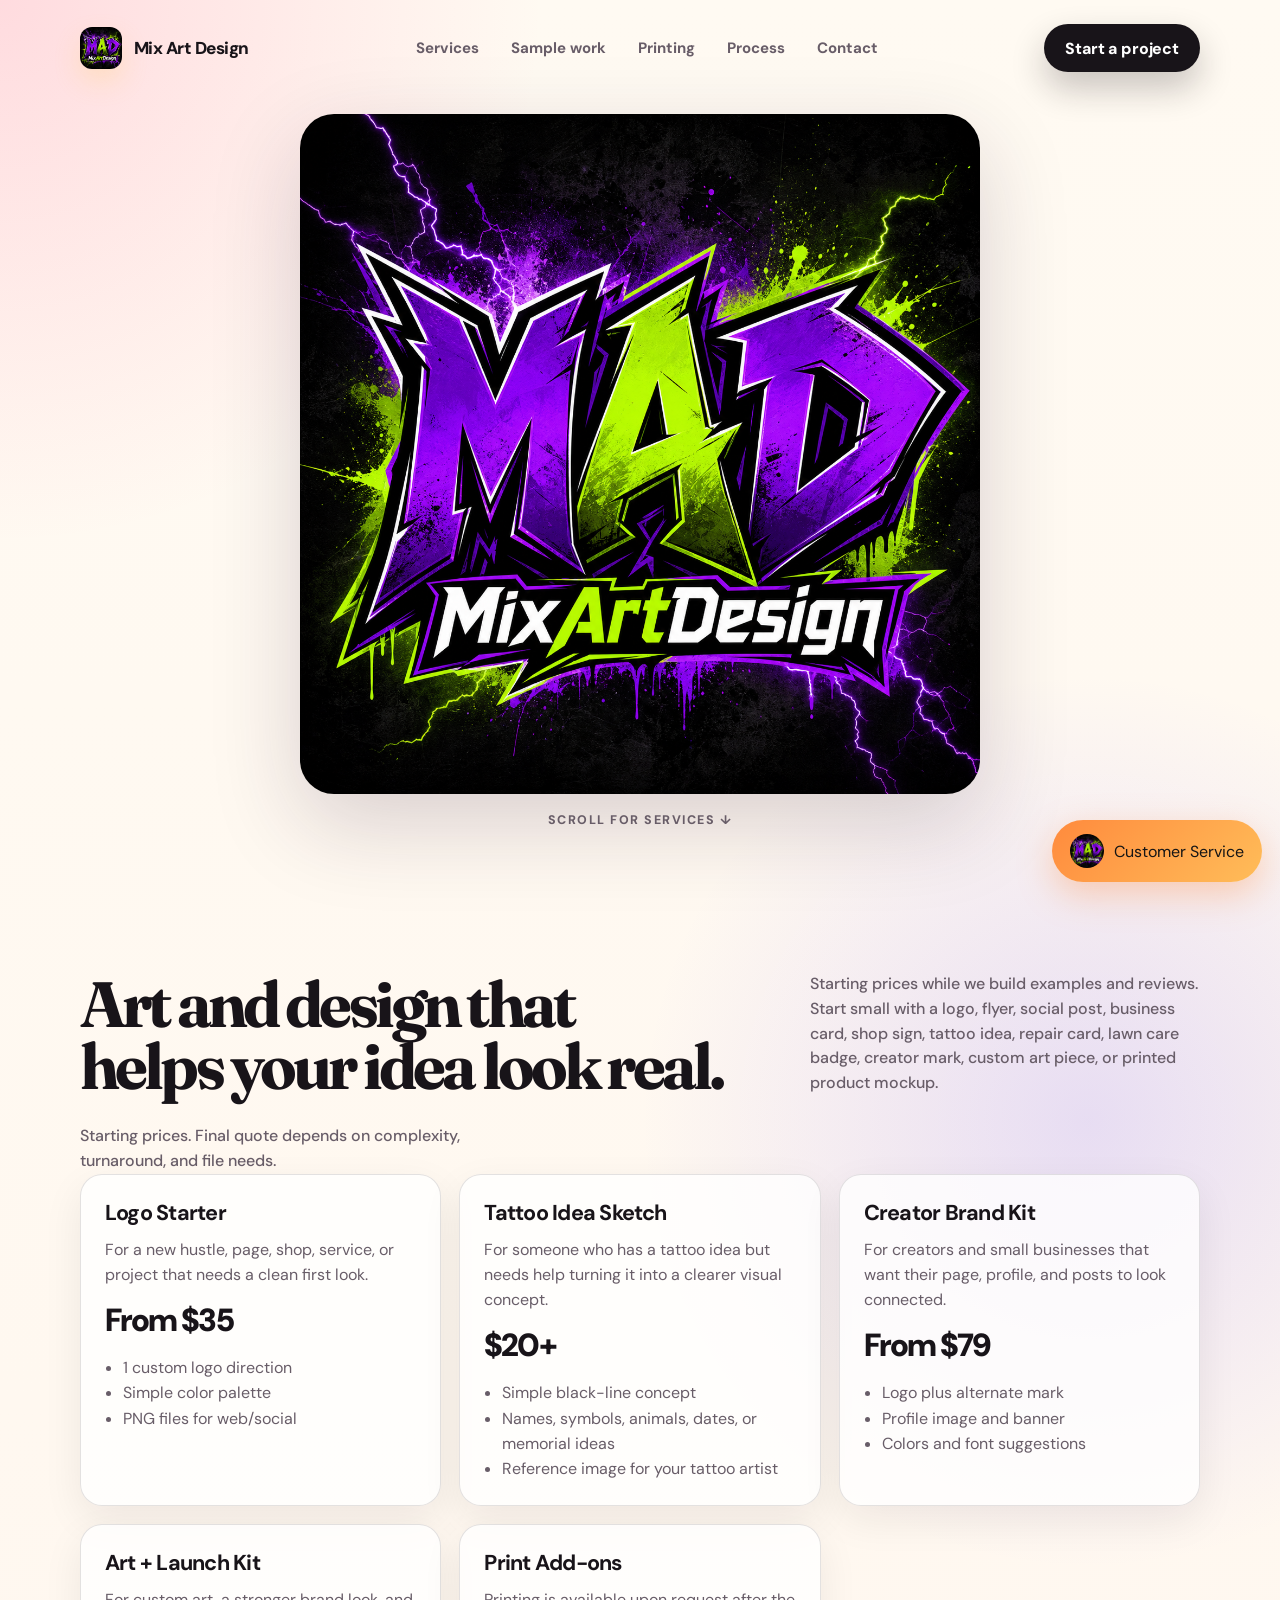
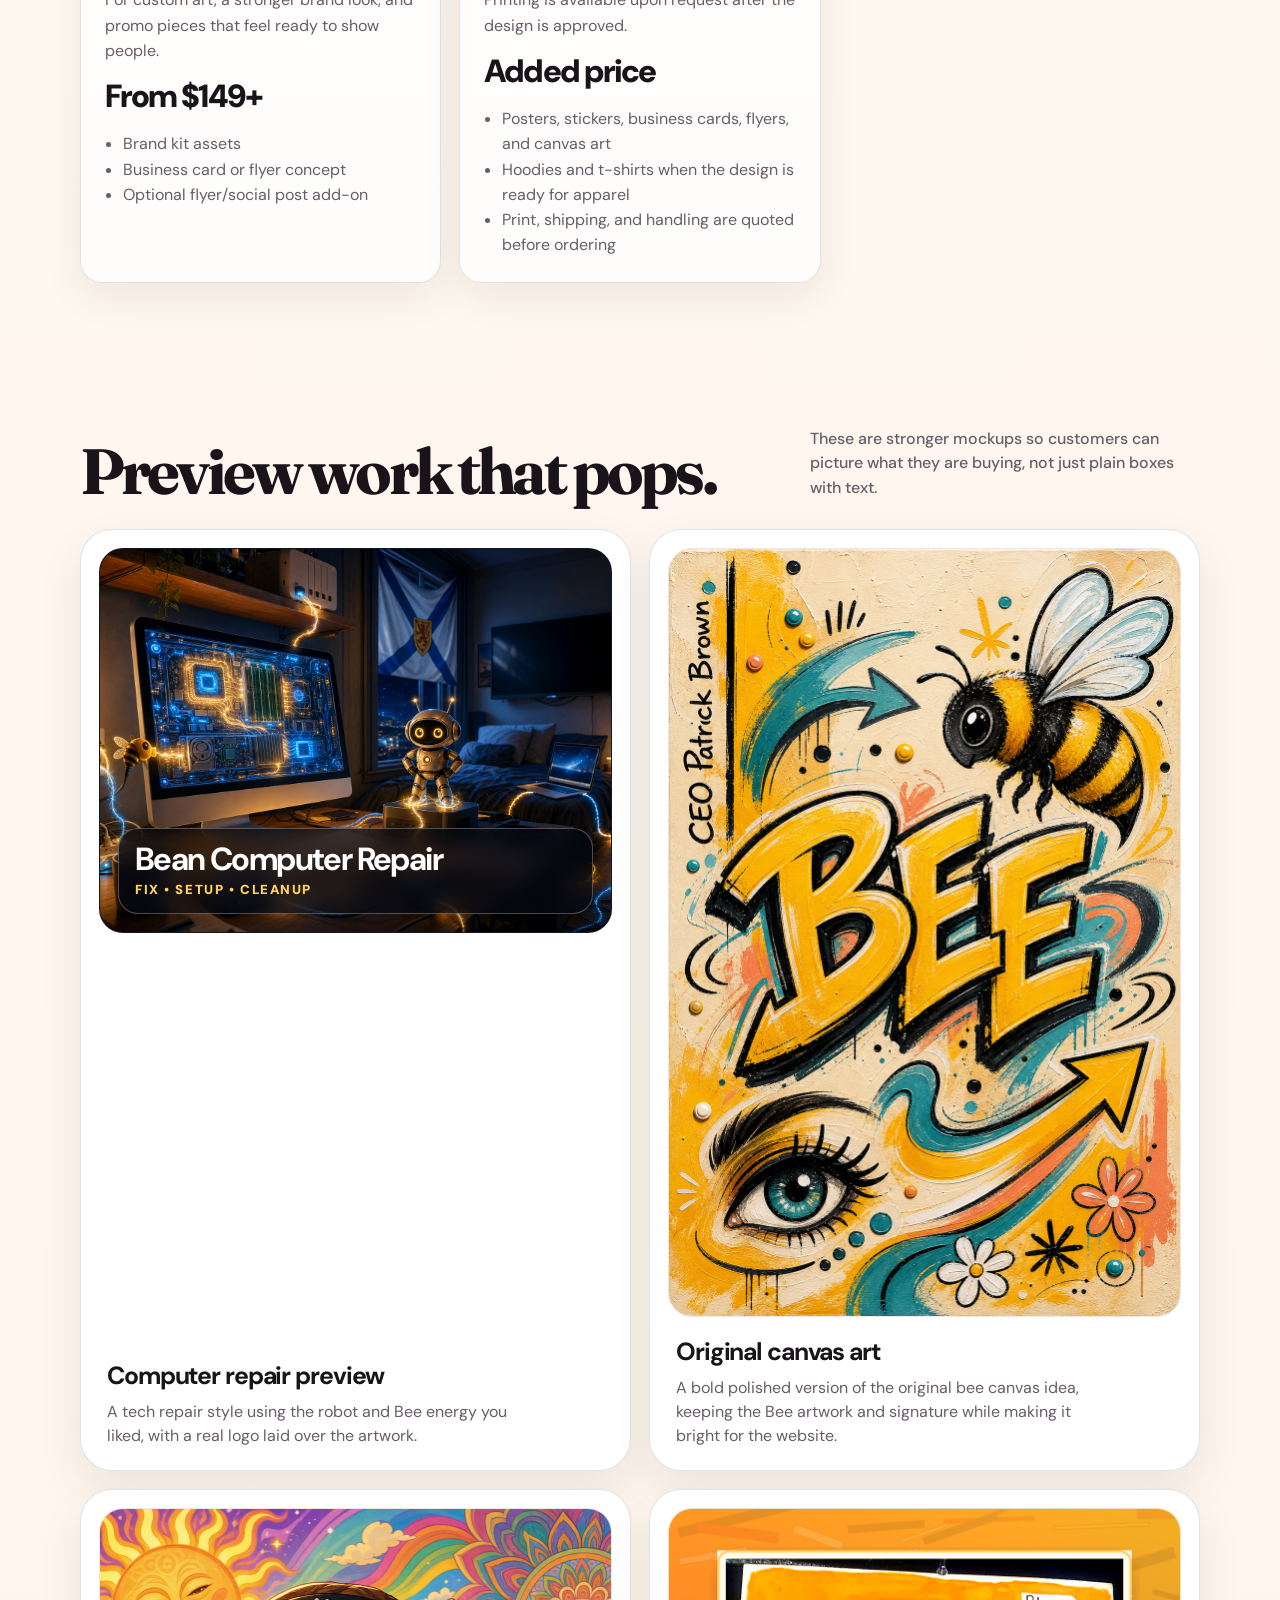
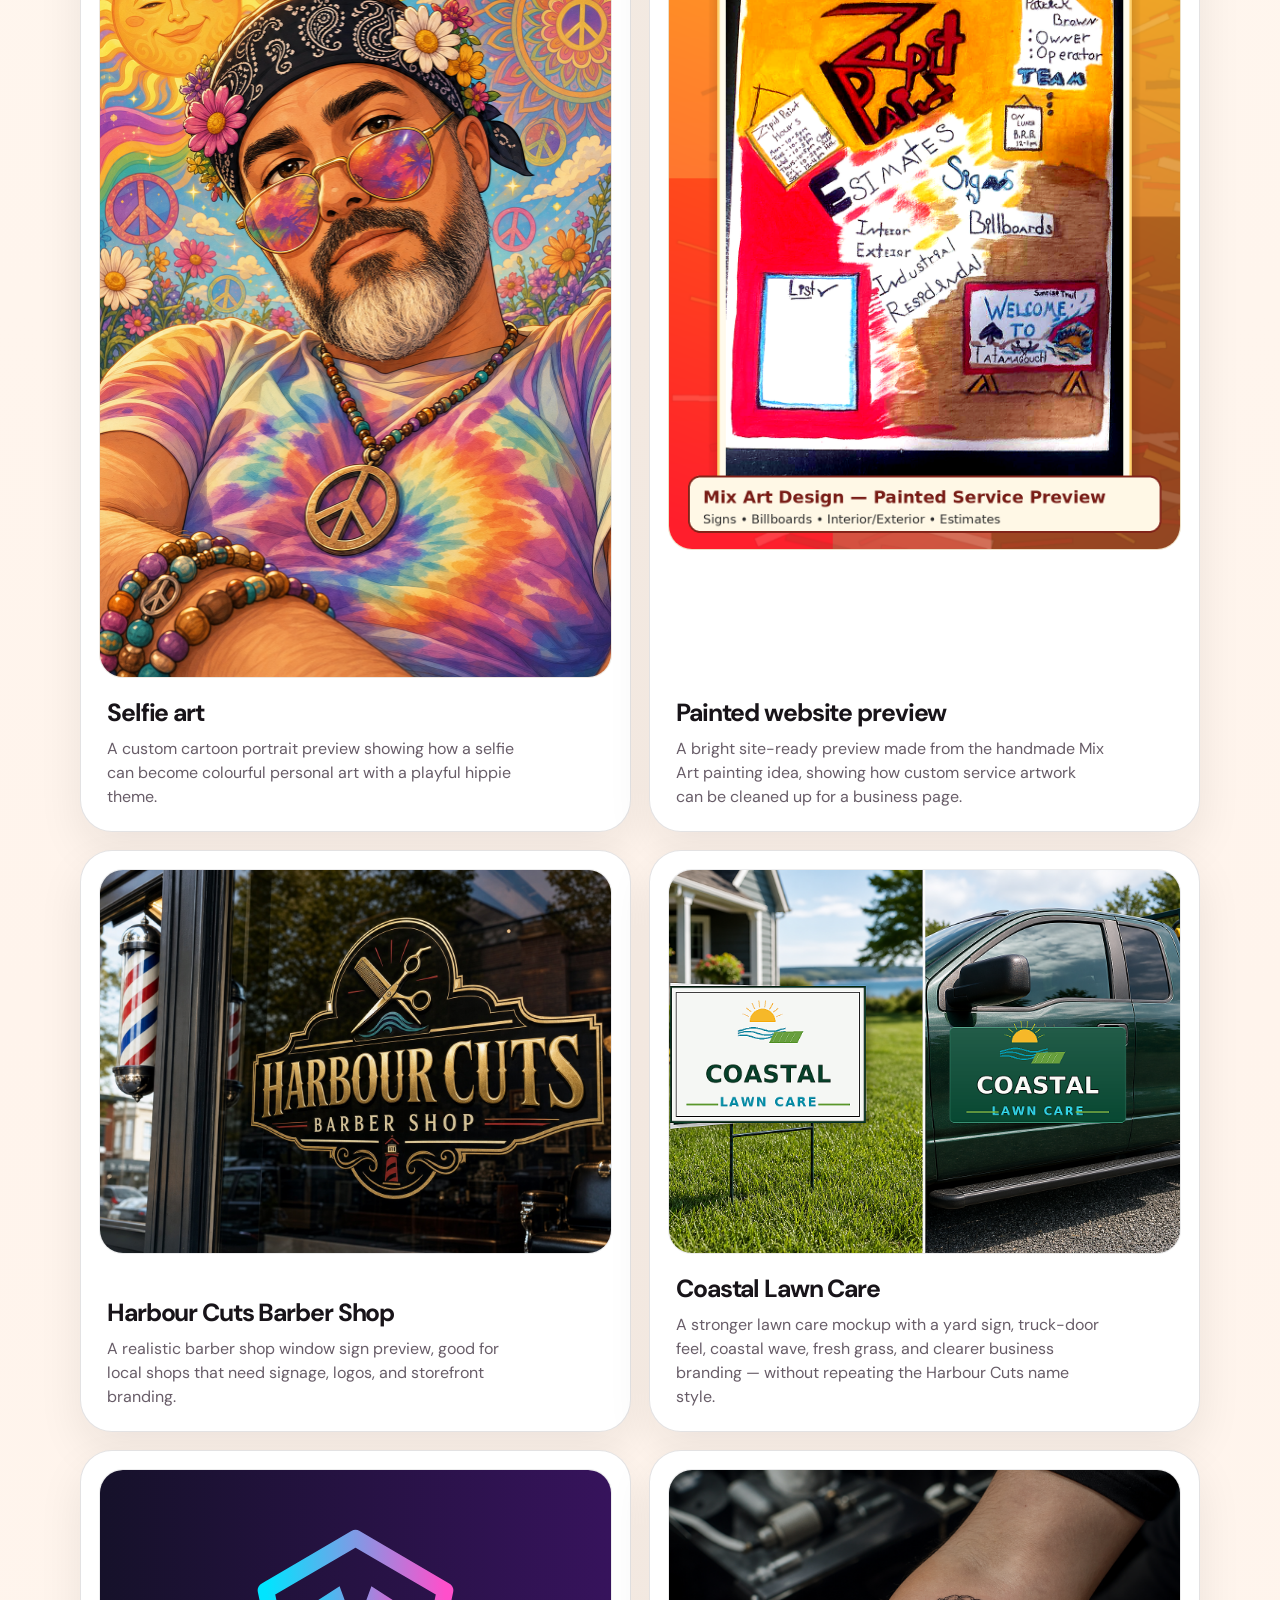
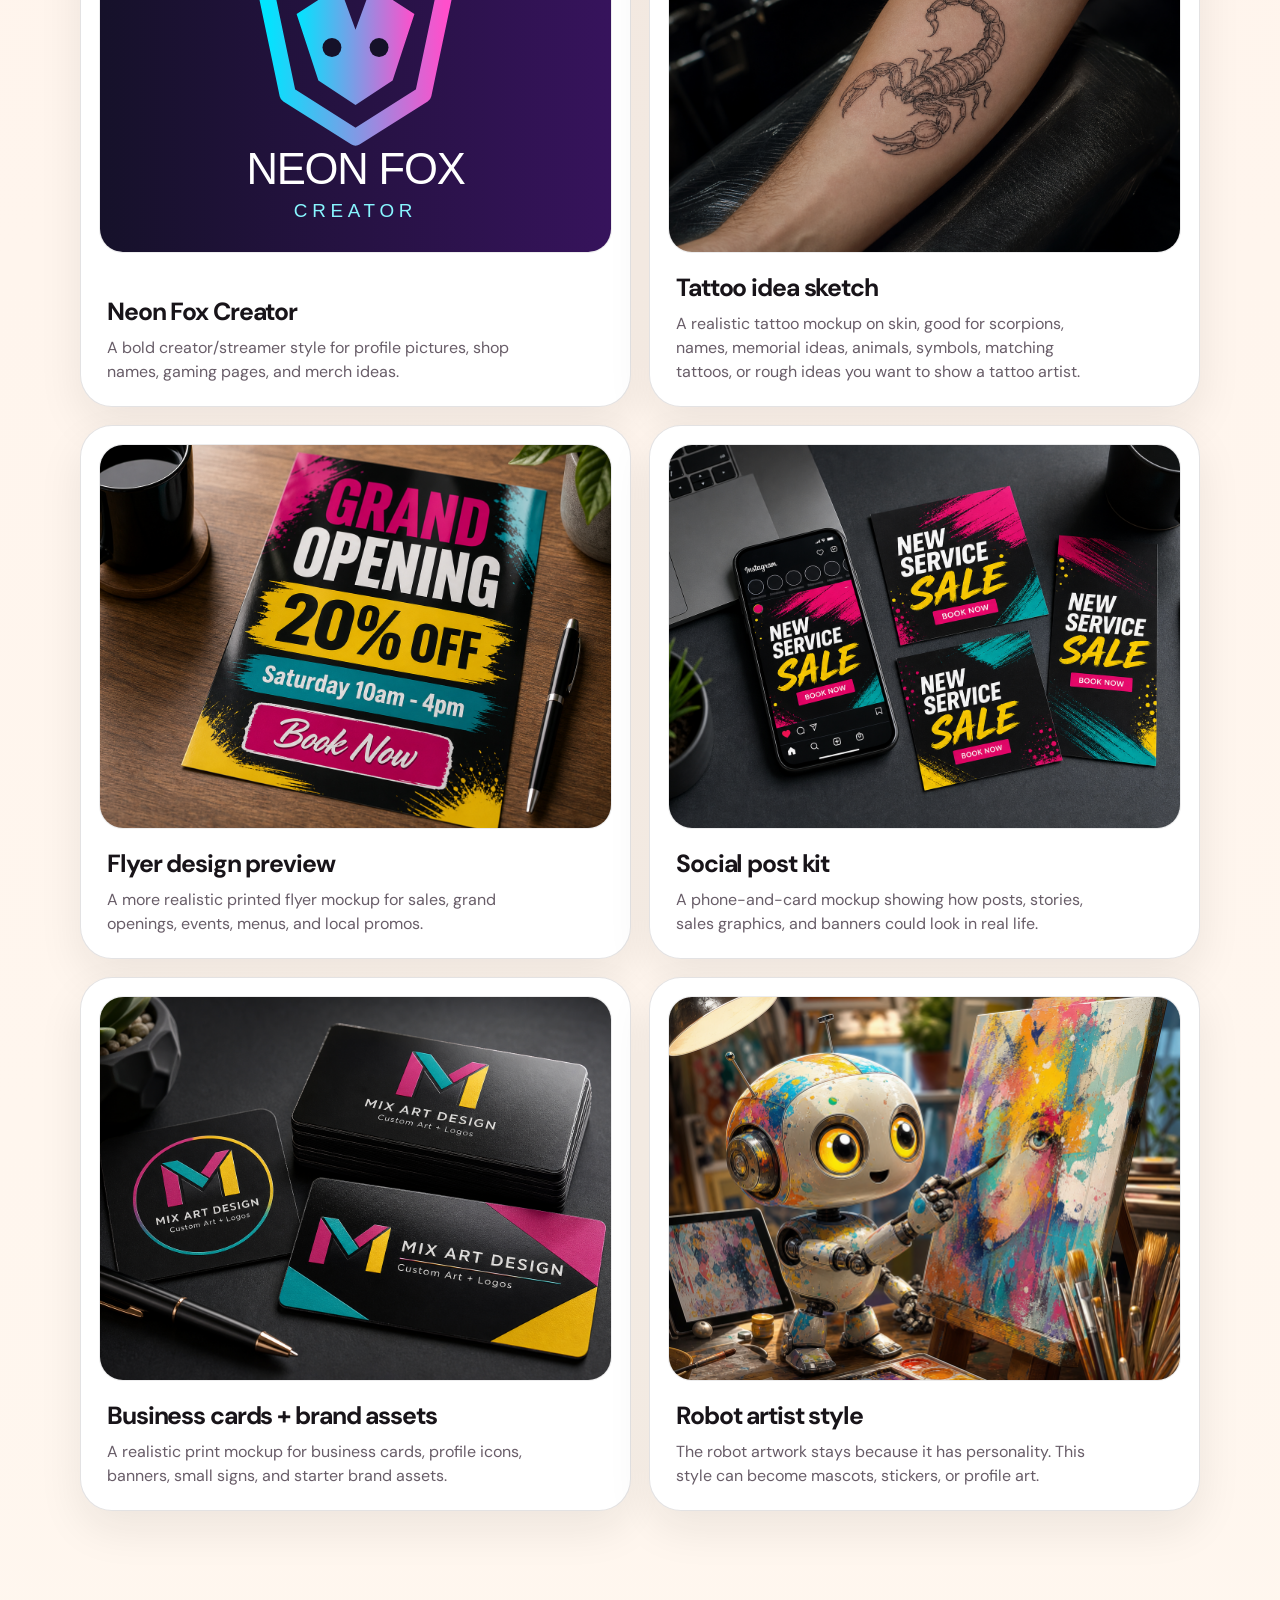
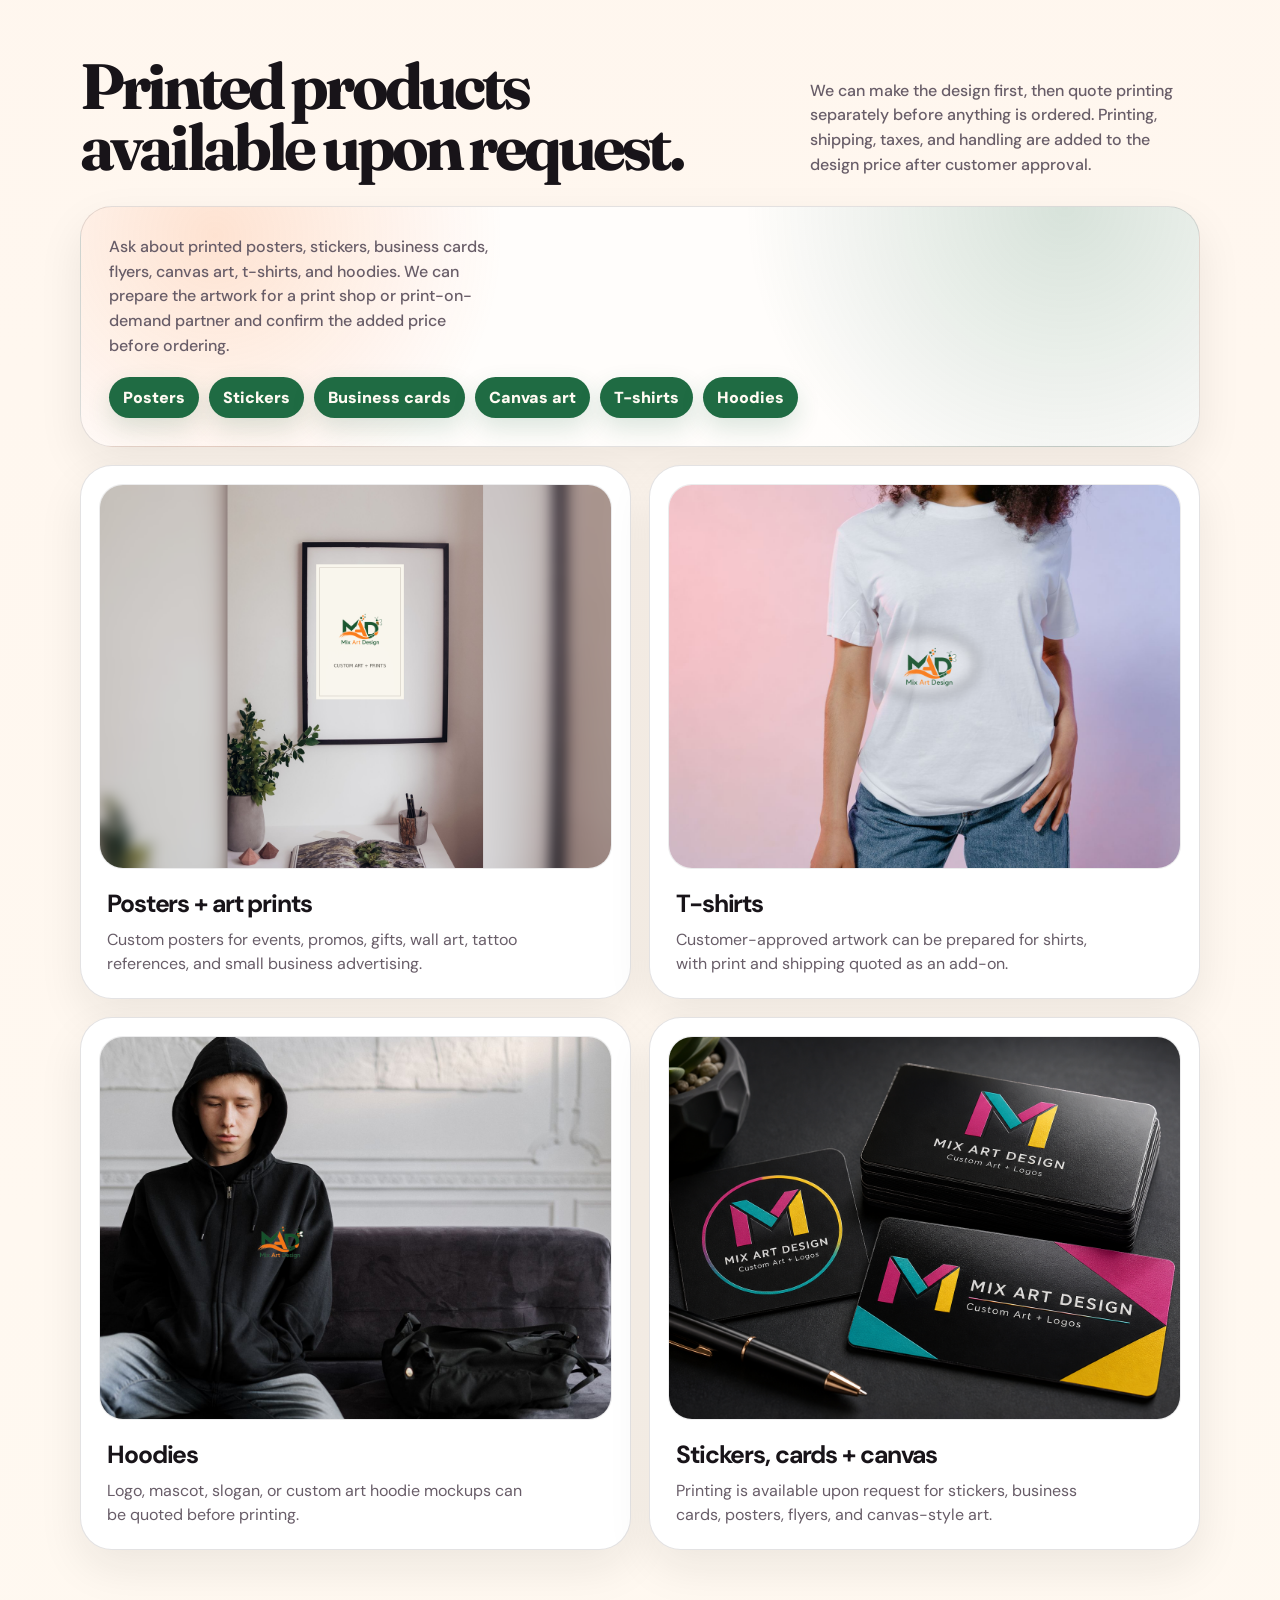
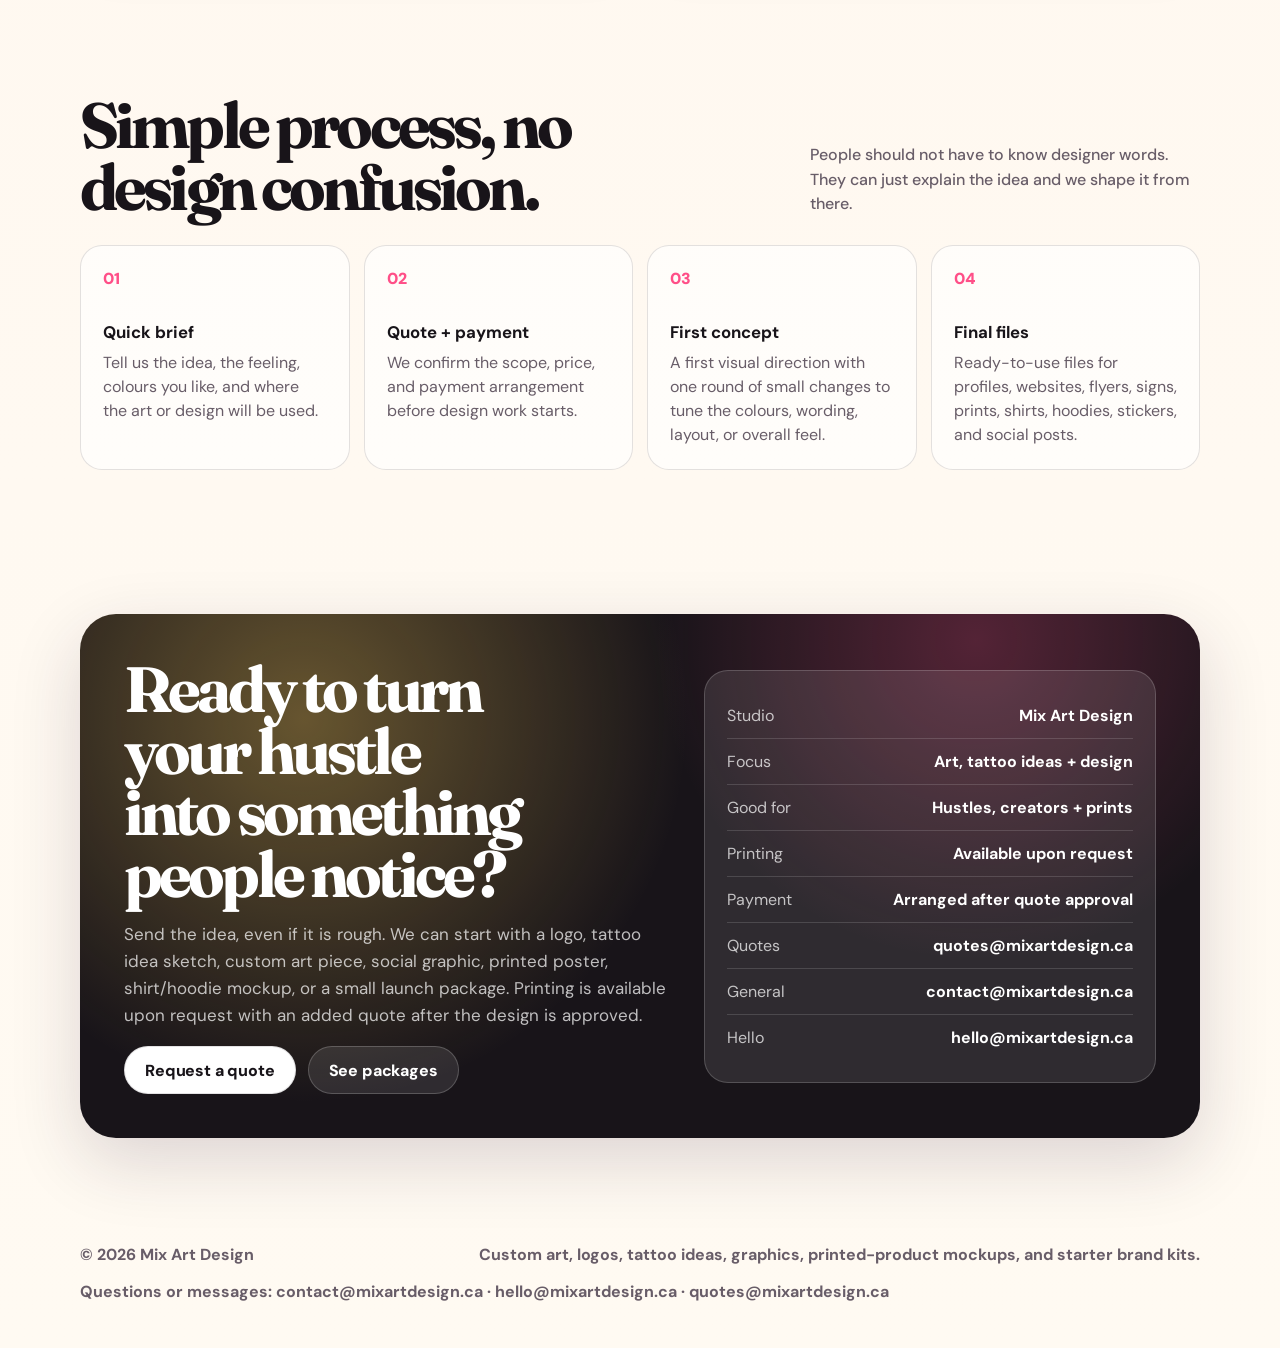
<file: index.html>
<!DOCTYPE html>
<html lang="en">
<head>
  <meta charset="UTF-8" />
  <meta name="viewport" content="width=device-width, initial-scale=1.0" />
  <meta name="description" content="Mix Art Design is a Nova Scotia online creative design studio offering custom art, logo design, tattoo mockups, graphic design, posters, apparel previews, and print-ready artwork for individuals and small businesses." />
  <link rel="canonical" href="https://mixartdesign.ca/" />
  <meta property="og:type" content="website" />
  <meta property="og:site_name" content="Mix Art Design" />
  <meta property="og:title" content="Mix Art Design — Custom Art, Logos & Creative Design" />
  <meta property="og:description" content="Affordable custom art, logo design, tattoo mockups, graphic design, posters, apparel previews, and print-ready artwork from Nova Scotia." />
  <meta property="og:url" content="https://mixartdesign.ca/" />
  <meta property="og:image" content="https://mixartdesign.ca/assets/logos/mix-art-design-logo.png" />
  <meta name="twitter:card" content="summary_large_image" />
  <script type="application/ld+json">
  {
    "@context": "https://schema.org",
    "@type": "ProfessionalService",
    "name": "Mix Art Design",
    "url": "https://mixartdesign.ca/",
    "image": "https://mixartdesign.ca/assets/logos/mix-art-design-logo.png",
    "description": "Mix Art Design is a Nova Scotia online creative design studio offering custom art, logo design, tattoo mockups, graphic design, posters, apparel previews, and print-ready artwork for individuals and small businesses.",
    "areaServed": ["Nova Scotia", "Canada"],
    "address": {
      "@type": "PostalAddress",
      "addressLocality": "Stellarton",
      "addressRegion": "NS",
      "addressCountry": "CA"
    },
    "serviceType": ["Custom art", "Logo design", "Tattoo mockups", "Graphic design", "Print-ready artwork", "Poster design", "Apparel mockups"]
  }
  </script>
  <title>Mix Art Design — Custom Art, Logos & Creative Design</title>
  <link rel="preconnect" href="https://fonts.googleapis.com">
  <link rel="preconnect" href="https://fonts.gstatic.com" crossorigin>
  <link href="https://fonts.googleapis.com/css2?family=DM+Sans:wght@400;500;700;800&family=Fraunces:opsz,wght@9..144,700;9..144,900&display=swap" rel="stylesheet">
  <style>
    :root {
      --ink: #181419;
      --muted: #685d68;
      --paper: #fffaf2;
      --card: #ffffff;
      --line: rgba(24, 20, 25, 0.12);
      --peach: #ff8a5b;
      --rose: #ff4f88;
      --violet: #6c4dff;
      --mint: #35d5a4;
      --yellow: #ffd35a;
      --shadow: 0 24px 70px rgba(43, 23, 57, 0.16);
      --radius-xl: 32px;
      --radius-lg: 22px;
      --radius-md: 16px;
      --max: 1120px;
    }

    * { box-sizing: border-box; }

    html { scroll-behavior: smooth; }

    body {
      margin: 0;
      font-family: "DM Sans", system-ui, -apple-system, BlinkMacSystemFont, "Segoe UI", sans-serif;
      color: var(--ink);
      background:
        radial-gradient(circle at top left, rgba(255, 79, 136, 0.18), transparent 34rem),
        radial-gradient(circle at 85% 12%, rgba(108, 77, 255, 0.16), transparent 28rem),
        linear-gradient(180deg, #fffaf2 0%, #fff4ec 45%, #fffaf2 100%);
      min-height: 100vh;
    }

    a { color: inherit; text-decoration: none; }

    .site-shell {
      width: min(var(--max), calc(100% - 32px));
      margin: 0 auto;
    }

    .nav {
      display: flex;
      justify-content: space-between;
      align-items: center;
      padding: 24px 0;
      gap: 20px;
    }

    .brand {
      display: inline-flex;
      align-items: center;
      gap: 12px;
      font-weight: 800;
      letter-spacing: -0.03em;
      font-size: 1.08rem;
    }

    .brand-mark {
      width: 42px;
      height: 42px;
      border-radius: 14px;
      display: grid;
      place-items: center;
      background:
        conic-gradient(from 220deg, var(--rose), var(--yellow), var(--mint), var(--violet), var(--rose));
      box-shadow: 0 12px 26px rgba(255, 79, 136, 0.26);
      position: relative;
    }

    .brand-mark::after {
      content: "M";
      width: 30px;
      height: 30px;
      border-radius: 10px;
      display: grid;
      place-items: center;
      background: rgba(255, 250, 242, 0.92);
      color: var(--ink);
      font-weight: 900;
      font-size: 0.9rem;
    }

    .brand-logo-mini {
      width: 42px;
      height: 42px;
      border-radius: 12px;
      object-fit: cover;
      box-shadow: 0 12px 26px rgba(255, 211, 90, 0.24);
    }

    .nav-links {
      display: flex;
      align-items: center;
      gap: 8px;
      color: var(--muted);
      font-weight: 700;
      font-size: 0.94rem;
    }

    .nav-links a {
      padding: 10px 12px;
      border-radius: 999px;
    }

    .nav-links a:hover { background: rgba(255,255,255,0.72); color: var(--ink); }

    .btn {
      display: inline-flex;
      align-items: center;
      justify-content: center;
      min-height: 48px;
      padding: 0 20px;
      border-radius: 999px;
      border: 1px solid var(--line);
      font-weight: 800;
      letter-spacing: -0.01em;
      transition: transform 160ms ease, box-shadow 160ms ease, background 160ms ease;
    }

    .btn:hover { transform: translateY(-2px); }

    .btn-primary {
      background: var(--ink);
      color: white;
      box-shadow: 0 16px 34px rgba(24, 20, 25, 0.24);
    }

    .btn-secondary { background: rgba(255,255,255,0.72); }

    .hero {
      display: grid;
      grid-template-columns: minmax(0, 1.05fr) minmax(330px, 0.95fr);
      align-items: center;
      gap: 44px;
      padding: 56px 0 70px;
    }

    .logo-hero {
      min-height: calc(100vh - 96px);
      display: grid;
      place-items: center;
      padding: 18px 0 72px;
      text-align: center;
    }

    .logo-stage {
      width: min(760px, 94vw);
      display: grid;
      place-items: center;
      gap: 18px;
    }

    .main-logo {
      width: min(680px, 92vw);
      height: auto;
      display: block;
      border-radius: 34px;
      box-shadow: 0 30px 90px rgba(43, 23, 57, 0.18);
    }

    .logo-scroll-note {
      color: var(--muted);
      font-weight: 800;
      letter-spacing: 0.12em;
      text-transform: uppercase;
      font-size: 0.78rem;
    }

    .eyebrow {
      display: inline-flex;
      gap: 10px;
      align-items: center;
      padding: 8px 13px;
      border: 1px solid var(--line);
      border-radius: 999px;
      background: rgba(255,255,255,0.64);
      color: var(--muted);
      font-weight: 800;
      font-size: 0.86rem;
    }

    .dot {
      width: 9px;
      height: 9px;
      border-radius: 999px;
      background: var(--mint);
      box-shadow: 0 0 0 5px rgba(53, 213, 164, 0.18);
    }

    h1 {
      margin: 22px 0 18px;
      font-family: "Fraunces", Georgia, serif;
      font-size: clamp(3.1rem, 8vw, 6.8rem);
      line-height: 0.9;
      letter-spacing: -0.075em;
      max-width: 780px;
      text-wrap: balance;
    }

    .accent-word {
      background: linear-gradient(90deg, var(--rose), var(--violet), #009d72);
      -webkit-background-clip: text;
      background-clip: text;
      color: transparent;
    }

    .hero-copy {
      color: var(--muted);
      font-size: clamp(1.08rem, 2vw, 1.28rem);
      line-height: 1.65;
      max-width: 640px;
      margin: 0 0 28px;
    }

    .hero-actions { display: flex; flex-wrap: wrap; gap: 12px; }

    .hero-card {
      background: rgba(255,255,255,0.76);
      border: 1px solid rgba(255,255,255,0.72);
      border-radius: var(--radius-xl);
      padding: 22px;
      box-shadow: var(--shadow);
      backdrop-filter: blur(18px);
      transform: rotate(1.5deg);
    }

    .canvas {
      min-height: 430px;
      border-radius: 26px;
      background:
        linear-gradient(145deg, rgba(255,255,255,0.94), rgba(255,246,236,0.7)),
        repeating-linear-gradient(90deg, transparent 0 27px, rgba(24,20,25,0.035) 28px),
        repeating-linear-gradient(0deg, transparent 0 27px, rgba(24,20,25,0.035) 28px);
      border: 1px solid var(--line);
      position: relative;
      overflow: hidden;
      padding: 24px;
    }

    .sample-logo {
      position: absolute;
      border-radius: 28px;
      background: var(--card);
      border: 1px solid var(--line);
      box-shadow: 0 18px 46px rgba(24,20,25,0.13);
      padding: 18px;
    }

    .sample-logo.one {
      width: 210px;
      top: 28px;
      left: 24px;
      transform: rotate(-8deg);
    }

    .sample-logo.two {
      width: 225px;
      right: 18px;
      top: 132px;
      transform: rotate(7deg);
    }

    .sample-logo.three {
      width: 250px;
      left: 72px;
      bottom: 26px;
      transform: rotate(-2deg);
    }

    .mini-title { font-weight: 900; letter-spacing: -0.04em; font-size: 1.15rem; }
    .mini-type { color: var(--muted); font-size: 0.86rem; margin-top: 4px; }

    .logo-icon {
      width: 74px;
      height: 74px;
      border-radius: 24px;
      margin-bottom: 12px;
      display: grid;
      place-items: center;
      font-weight: 900;
      font-size: 2rem;
    }

    .one .logo-icon { background: #181419; color: #ffd35a; }
    .two .logo-icon { background: linear-gradient(135deg, #ff4f88, #6c4dff); color: white; }
    .three .logo-icon { background: #35d5a4; color: #113a30; border-radius: 999px; }


    .hero-art {
      padding: 0;
      display: flex;
      flex-direction: column;
      justify-content: flex-end;
      background: #181419;
    }

    .hero-art img {
      position: absolute;
      inset: 0;
      width: 100%;
      height: 100%;
      object-fit: cover;
      transform: scale(1.04);
    }

    .hero-art.bee-hero {
      background: #fffaf2;
    }

    .hero-art.bee-hero img {
      object-fit: contain;
      transform: none;
      padding: 10px;
    }

    .hero-art::after {
      content: "";
      position: absolute;
      inset: 0;
      background: linear-gradient(180deg, rgba(24,20,25,0.04), rgba(24,20,25,0.74));
    }

    .hero-art.bee-hero::after { display: none; }

    .hero-art-label {
      position: relative;
      z-index: 1;
      margin: 22px;
      padding: 18px;
      border-radius: 22px;
      color: white;
      background: rgba(24,20,25,0.52);
      border: 1px solid rgba(255,255,255,0.24);
      backdrop-filter: blur(12px);
    }

    .hero-art-label strong { display: block; font-size: 1.28rem; letter-spacing: -0.04em; line-height: 1.12; }
    .hero-art-label span { display: block; margin-top: 8px; color: rgba(255,255,255,0.78); line-height: 1.4; }

    .paint-splash {
      position: absolute;
      width: 190px;
      height: 190px;
      border-radius: 40% 60% 65% 35%;
      background: radial-gradient(circle at 30% 30%, #fff, var(--yellow) 24%, var(--peach) 58%, var(--rose));
      filter: blur(0.2px);
      opacity: 0.32;
      right: -62px;
      bottom: -52px;
    }

    section { padding: 72px 0; }

    .section-head {
      display: flex;
      justify-content: space-between;
      align-items: end;
      gap: 24px;
      margin-bottom: 28px;
    }

    h2 {
      margin: 0;
      font-family: "Fraunces", Georgia, serif;
      letter-spacing: -0.06em;
      font-size: clamp(2.1rem, 5vw, 4rem);
      line-height: 0.96;
      max-width: 700px;
      text-wrap: balance;
    }

    .section-note {
      max-width: 390px;
      color: var(--muted);
      line-height: 1.55;
      margin: 0;
      font-weight: 500;
    }

    .cards {
      display: grid;
      grid-template-columns: repeat(3, 1fr);
      gap: 18px;
    }

    .card {
      border: 1px solid var(--line);
      background: rgba(255,255,255,0.78);
      border-radius: var(--radius-lg);
      padding: 24px;
      box-shadow: 0 14px 40px rgba(24,20,25,0.07);
    }

    .card h3 {
      margin: 0 0 10px;
      letter-spacing: -0.035em;
      font-size: 1.35rem;
    }

    .card p, .card li { color: var(--muted); line-height: 1.58; }
    .card p { margin: 0; }
    .card ul { padding-left: 18px; margin: 14px 0 0; }

    .price {
      font-size: 2rem;
      font-weight: 900;
      letter-spacing: -0.06em;
      margin: 12px 0;
    }

    .portfolio-grid {
      display: grid;
      grid-template-columns: repeat(2, minmax(0, 1fr));
      gap: 18px;
    }

    .portfolio-piece {
      min-height: 360px;
      border-radius: var(--radius-xl);
      border: 1px solid var(--line);
      background: var(--card);
      padding: 18px;
      position: relative;
      overflow: hidden;
      display: flex;
      flex-direction: column;
      justify-content: space-between;
      box-shadow: 0 18px 45px rgba(24,20,25,0.08);
    }

    .portfolio-piece.wide { grid-row: auto; }

    .logo-preview {
      width: 100%;
      aspect-ratio: 4 / 3;
      border-radius: 24px;
      overflow: hidden;
      background: #fff;
      border: 1px solid rgba(24,20,25,0.08);
    }

    .logo-preview img {
      display: block;
      width: 100%;
      height: 100%;
      object-fit: cover;
    }

    .print-callout {
      margin-top: 20px;
      border-radius: 32px;
      padding: 28px;
      background:
        radial-gradient(circle at 12% 12%, rgba(250,118,43,.20), transparent 18rem),
        radial-gradient(circle at 88% 0%, rgba(34,102,67,.18), transparent 20rem),
        rgba(255,255,255,.76);
      border: 1px solid var(--line);
      box-shadow: 0 18px 45px rgba(24,20,25,.08);
    }

    .print-list {
      display: flex;
      flex-wrap: wrap;
      gap: 10px;
      margin: 18px 0 0;
      padding: 0;
      list-style: none;
    }

    .print-list li {
      padding: 10px 14px;
      border-radius: 999px;
      background: #1f6b43;
      color: #fffaf2;
      font-weight: 900;
      box-shadow: 0 10px 24px rgba(31,107,67,.16);
    }

    .logo-preview.computer-repair { position: relative; background: #101827; }
    .logo-preview.computer-repair img { filter: saturate(1.1) contrast(1.02); }
    .logo-preview.canvas-art { background: #fffaf2; aspect-ratio: 2 / 3; }
    .logo-preview.canvas-art img { object-fit: contain; }
    .logo-preview.selfie-art { background: #fffaf2; aspect-ratio: 2 / 3; }
    .logo-preview.selfie-art img { object-fit: cover; object-position: center; }
    .logo-preview.site-preview { background: #fff2d6; aspect-ratio: 4 / 5; }
    .logo-preview.site-preview img { object-fit: cover; }
    .logo-preview.tattoo-preview {
      display: grid;
      place-items: center;
      background:
        radial-gradient(circle at 26% 18%, rgba(255,79,136,.18), transparent 8rem),
        radial-gradient(circle at 80% 12%, rgba(108,77,255,.16), transparent 9rem),
        #fffaf2;
    }
    .tattoo-preview svg {
      width: 100%;
      height: 100%;
      display: block;
    }
    .logo-overlay {
      position: absolute;
      left: 18px;
      right: 18px;
      bottom: 18px;
      padding: 15px 16px;
      border-radius: 20px;
      background: rgba(5, 9, 18, 0.72);
      border: 1px solid rgba(255,255,255,0.28);
      color: white;
      backdrop-filter: blur(10px);
      box-shadow: 0 16px 32px rgba(0,0,0,.28);
    }
    .logo-overlay strong { display: block; font-size: clamp(1.2rem, 3vw, 2rem); letter-spacing: -0.05em; line-height: .95; }
    .logo-overlay span { display: block; margin-top: 6px; color: #ffd35a; font-weight: 900; letter-spacing: .12em; font-size: .82rem; }

    .piece-copy { padding: 18px 8px 4px; }
    .piece-copy h3 { margin: 0 0 8px; font-size: 1.55rem; letter-spacing: -0.045em; }
    .piece-copy p { margin: 0; color: var(--muted); max-width: 430px; line-height: 1.5; }

    .process {
      display: grid;
      grid-template-columns: repeat(4, 1fr);
      gap: 14px;
      counter-reset: step;
    }

    .step {
      counter-increment: step;
      padding: 22px;
      border-radius: var(--radius-lg);
      border: 1px solid var(--line);
      background: rgba(255,255,255,0.62);
    }

    .step::before {
      content: "0" counter(step);
      display: inline-flex;
      margin-bottom: 32px;
      color: var(--rose);
      font-weight: 900;
    }

    .step strong { display: block; margin-bottom: 8px; font-size: 1.05rem; }
    .step span { color: var(--muted); line-height: 1.5; display: block; }

    .contact {
      border-radius: 36px;
      background:
        radial-gradient(circle at 20% 20%, rgba(255, 211, 90, 0.34), transparent 24rem),
        radial-gradient(circle at 80% 5%, rgba(255, 79, 136, 0.26), transparent 20rem),
        #181419;
      color: white;
      padding: 44px;
      display: grid;
      grid-template-columns: 1.1fr 0.9fr;
      gap: 28px;
      align-items: center;
      box-shadow: var(--shadow);
    }

    .contact h2 { color: white; }
    .contact p { color: rgba(255,255,255,0.72); line-height: 1.6; font-size: 1.06rem; }
    .contact .btn-primary { background: white; color: var(--ink); box-shadow: none; }
    .contact .btn-secondary { background: rgba(255,255,255,0.1); color: white; border-color: rgba(255,255,255,0.2); }

    .contact-card {
      background: rgba(255,255,255,0.1);
      border: 1px solid rgba(255,255,255,0.18);
      border-radius: 24px;
      padding: 22px;
    }

    .contact-card div {
      display: flex;
      justify-content: space-between;
      gap: 12px;
      padding: 12px 0;
      border-bottom: 1px solid rgba(255,255,255,0.14);
      color: rgba(255,255,255,0.72);
    }

    .contact-card div:last-child { border-bottom: 0; }
    .contact-card strong { color: white; }

    footer {
      padding: 34px 0 46px;
      color: var(--muted);
      display: flex;
      justify-content: space-between;
      gap: 16px;
      flex-wrap: wrap;
      font-weight: 700;
    }

    @media (max-width: 880px) {
      .nav { align-items: flex-start; }
      .nav-links { display: none; }
      .hero, .portfolio-grid, .contact { grid-template-columns: 1fr; }
      .hero { padding-top: 28px; }
      .hero-card { transform: none; }
      .cards { grid-template-columns: 1fr; }
      .process { grid-template-columns: repeat(2, 1fr); }
      .section-head { display: block; }
      .section-note { margin-top: 14px; }
    }

    @media (max-width: 560px) {
      .site-shell { width: min(100% - 22px, var(--max)); }
      h1 { font-size: 3.15rem; }
      .logo-hero { min-height: calc(100vh - 86px); padding-top: 8px; }
      .main-logo { width: min(96vw, 520px); border-radius: 24px; }
      .hero-actions, .contact .hero-actions { flex-direction: column; }
      .btn { width: 100%; }
      .canvas { min-height: 390px; padding: 16px; }
      .sample-logo.one { left: 12px; top: 20px; width: 190px; }
      .sample-logo.two { right: 8px; top: 138px; width: 188px; }
      .sample-logo.three { left: 24px; bottom: 20px; width: 218px; }
      section { padding: 52px 0; }
      .process { grid-template-columns: 1fr; }
      .contact { padding: 28px; border-radius: 26px; }
      footer { display: block; }
    }
  </style>
  <link rel="stylesheet" href="assets/bean-manager-chat.css?v=customer-service-logo-1">
</head>
<body>
  <header class="site-shell nav" aria-label="Main navigation">
    <a class="brand" href="#top" aria-label="Mix Art Design home">
      <img class="brand-logo-mini" src="assets/logos/mix-art-design-logo.png?v=orange-green-1" alt="" aria-hidden="true">
      <span>Mix Art Design</span>
    </a>
    <nav class="nav-links" aria-label="Page sections">
      <a href="#services">Services</a>
      <a href="#work">Sample work</a>
      <a href="#printing">Printing</a>
      <a href="#process">Process</a>
      <a href="#contact">Contact</a>
    </nav>
    <a class="btn btn-primary" href="order.html">Start a project</a>
  </header>

  <main id="top">
    <section class="site-shell logo-hero" aria-label="Mix Art Design logo">
      <div class="logo-stage">
        <img class="main-logo" src="assets/logos/mix-art-design-logo.png?v=orange-green-1" alt="Mix Art Design logo">
        <a class="logo-scroll-note" href="#services">Scroll for services ↓</a>
      </div>
    </section>

    <section id="services" class="site-shell">
      <div class="section-head">
        <h2>Art and design that helps your idea look real.</h2>
        <p class="section-note">Starting prices while we build examples and reviews. Start small with a logo, flyer, social post, business card, shop sign, tattoo idea, repair card, lawn care badge, creator mark, custom art piece, or printed product mockup.</p>
      </div>
      <p class="section-note">Starting prices. Final quote depends on complexity, turnaround, and file needs.</p>
      <div class="cards">
        <article class="card">
          <h3>Logo Starter</h3>
          <p>For a new hustle, page, shop, service, or project that needs a clean first look.</p>
          <div class="price">From $35</div>
          <ul>
            <li>1 custom logo direction</li>
            <li>Simple color palette</li>
            <li>PNG files for web/social</li>
          </ul>
        </article>
        <article class="card">
          <h3>Tattoo Idea Sketch</h3>
          <p>For someone who has a tattoo idea but needs help turning it into a clearer visual concept.</p>
          <div class="price">$20+</div>
          <ul>
            <li>Simple black-line concept</li>
            <li>Names, symbols, animals, dates, or memorial ideas</li>
            <li>Reference image for your tattoo artist</li>
          </ul>
        </article>
        <article class="card">
          <h3>Creator Brand Kit</h3>
          <p>For creators and small businesses that want their page, profile, and posts to look connected.</p>
          <div class="price">From $79</div>
          <ul>
            <li>Logo plus alternate mark</li>
            <li>Profile image and banner</li>
            <li>Colors and font suggestions</li>
          </ul>
        </article>
        <article class="card">
          <h3>Art + Launch Kit</h3>
          <p>For custom art, a stronger brand look, and promo pieces that feel ready to show people.</p>
          <div class="price">From $149+</div>
          <ul>
            <li>Brand kit assets</li>
            <li>Business card or flyer concept</li>
            <li>Optional flyer/social post add-on</li>
          </ul>
        </article>
        <article class="card">
          <h3>Print Add-ons</h3>
          <p>Printing is available upon request after the design is approved.</p>
          <div class="price">Added price</div>
          <ul>
            <li>Posters, stickers, business cards, flyers, and canvas art</li>
            <li>Hoodies and t-shirts when the design is ready for apparel</li>
            <li>Print, shipping, and handling are quoted before ordering</li>
          </ul>
        </article>
      </div>
    </section>

    <section id="work" class="site-shell">
      <div class="section-head">
        <h2>Preview work that pops.</h2>
        <p class="section-note">These are stronger mockups so customers can picture what they are buying, not just plain boxes with text.</p>
      </div>
      <div class="portfolio-grid">
        <article class="portfolio-piece wide">
          <div class="logo-preview computer-repair">
            <img src="assets/artwork/bean-computer-repair-bg.png" alt="Robot and Bee computer repair themed artwork">
            <div class="logo-overlay">
              <strong>Bean Computer Repair</strong>
              <span>FIX • SETUP • CLEANUP</span>
            </div>
          </div>
          <div class="piece-copy">
            <h3>Computer repair preview</h3>
            <p>A tech repair style using the robot and Bee energy you liked, with a real logo laid over the artwork.</p>
          </div>
        </article>
        <article class="portfolio-piece">
          <div class="logo-preview canvas-art">
            <img src="assets/artwork/bright-painted-canvas.png?v=bee-polished-2" alt="Bright polished Bee canvas artwork with CEO Patrick Brown signature and yellow bee">
          </div>
          <div class="piece-copy">
            <h3>Original canvas art</h3>
            <p>A bold polished version of the original bee canvas idea, keeping the Bee artwork and signature while making it bright for the website.</p>
          </div>
        </article>
        <article class="portfolio-piece">
          <div class="logo-preview selfie-art">
            <img src="assets/artwork/cartoon-hippie-selfie-art.png?v=selfie-art-1" alt="Cartoon hippie selfie art portrait with bandana, beard, tie-dye colours, flowers, and psychedelic background">
          </div>
          <div class="piece-copy">
            <h3>Selfie art</h3>
            <p>A custom cartoon portrait preview showing how a selfie can become colourful personal art with a playful hippie theme.</p>
          </div>
        </article>
        <article class="portfolio-piece">
          <div class="logo-preview site-preview">
            <img src="assets/artwork/mix-art-painting-site-preview.png?v=painting-site-preview-1" alt="Painted Mix Art Design website preview showing service artwork, signs, billboards, estimates, and painting ideas">
          </div>
          <div class="piece-copy">
            <h3>Painted website preview</h3>
            <p>A bright site-ready preview made from the handmade Mix Art painting idea, showing how custom service artwork can be cleaned up for a business page.</p>
          </div>
        </article>
        <article class="portfolio-piece">
          <div class="logo-preview">
            <img src="assets/logos/harbour-cuts-barber-preview.png" alt="Realistic Harbour Cuts Barber Shop sign in a barber shop window">
          </div>
          <div class="piece-copy">
            <h3>Harbour Cuts Barber Shop</h3>
            <p>A realistic barber shop window sign preview, good for local shops that need signage, logos, and storefront branding.</p>
          </div>
        </article>
        <article class="portfolio-piece">
          <div class="logo-preview">
            <img src="assets/logos/coastal-lawn-care-realistic-preview.png?v=lawn-care-1" alt="Realistic Coastal Lawn Care logo mockup on a yard sign and work truck">
          </div>
          <div class="piece-copy">
            <h3>Coastal Lawn Care</h3>
            <p>A stronger lawn care mockup with a yard sign, truck-door feel, coastal wave, fresh grass, and clearer business branding — without repeating the Harbour Cuts name style.</p>
          </div>
        </article>
        <article class="portfolio-piece">
          <div class="logo-preview">
            <img src="assets/logos/neon-fox-creator.svg" alt="Neon Fox Creator mascot logo concept">
          </div>
          <div class="piece-copy">
            <h3>Neon Fox Creator</h3>
            <p>A bold creator/streamer style for profile pictures, shop names, gaming pages, and merch ideas.</p>
          </div>
        </article>

        <article class="portfolio-piece">
          <div class="logo-preview">
            <img src="assets/designs/tattoo-idea-realistic-preview.png" alt="Realistic scorpion tattoo idea mockup on a person's forearm in a tattoo studio">
          </div>
          <div class="piece-copy">
            <h3>Tattoo idea sketch</h3>
            <p>A realistic tattoo mockup on skin, good for scorpions, names, memorial ideas, animals, symbols, matching tattoos, or rough ideas you want to show a tattoo artist.</p>
          </div>
        </article>
        <article class="portfolio-piece">
          <div class="logo-preview">
            <img src="assets/designs/flyer-realistic-preview.png" alt="Realistic grand opening flyer mockup with bold colours">
          </div>
          <div class="piece-copy">
            <h3>Flyer design preview</h3>
            <p>A more realistic printed flyer mockup for sales, grand openings, events, menus, and local promos.</p>
          </div>
        </article>
        <article class="portfolio-piece">
          <div class="logo-preview">
            <img src="assets/designs/social-realistic-preview.png" alt="Realistic social media kit mockup with phone and promo cards">
          </div>
          <div class="piece-copy">
            <h3>Social post kit</h3>
            <p>A phone-and-card mockup showing how posts, stories, sales graphics, and banners could look in real life.</p>
          </div>
        </article>
        <article class="portfolio-piece">
          <div class="logo-preview">
            <img src="assets/designs/business-card-realistic-preview.png" alt="Realistic business card and brand asset mockup">
          </div>
          <div class="piece-copy">
            <h3>Business cards + brand assets</h3>
            <p>A realistic print mockup for business cards, profile icons, banners, small signs, and starter brand assets.</p>
          </div>
        </article>
        <article class="portfolio-piece">
          <div class="logo-preview">
            <img src="assets/artwork/robot-artist.png" alt="Cute robot artist painting in a colourful studio">
          </div>
          <div class="piece-copy">
            <h3>Robot artist style</h3>
            <p>The robot artwork stays because it has personality. This style can become mascots, stickers, or profile art.</p>
          </div>
        </article>
      </div>
    </section>

    <section id="printing" class="site-shell">
      <div class="section-head">
        <h2>Printed products available upon request.</h2>
        <p class="section-note">We can make the design first, then quote printing separately before anything is ordered. Printing, shipping, taxes, and handling are added to the design price after customer approval.</p>
      </div>
      <div class="print-callout">
        <p class="section-note">Ask about printed posters, stickers, business cards, flyers, canvas art, t-shirts, and hoodies. We can prepare the artwork for a print shop or print-on-demand partner and confirm the added price before ordering.</p>
        <ul class="print-list" aria-label="Printed products available">
          <li>Posters</li>
          <li>Stickers</li>
          <li>Business cards</li>
          <li>Canvas art</li>
          <li>T-shirts</li>
          <li>Hoodies</li>
        </ul>
      </div>
      <div class="portfolio-grid" style="margin-top:18px;">
        <article class="portfolio-piece">
          <div class="logo-preview">
            <img src="assets/printing/poster-print-preview.png?v=print-6" alt="Mix Art Design custom poster print preview with MAD logo">
          </div>
          <div class="piece-copy">
            <h3>Posters + art prints</h3>
            <p>Custom posters for events, promos, gifts, wall art, tattoo references, and small business advertising.</p>
          </div>
        </article>
        <article class="portfolio-piece">
          <div class="logo-preview">
            <img src="assets/printing/tshirt-print-preview.png?v=print-6" alt="Mix Art Design t-shirt print preview modeled with logo artwork">
          </div>
          <div class="piece-copy">
            <h3>T-shirts</h3>
            <p>Customer-approved artwork can be prepared for shirts, with print and shipping quoted as an add-on.</p>
          </div>
        </article>
        <article class="portfolio-piece">
          <div class="logo-preview">
            <img src="assets/printing/hoodie-print-preview.png?v=print-6" alt="Mix Art Design hoodie print preview modeled with logo artwork">
          </div>
          <div class="piece-copy">
            <h3>Hoodies</h3>
            <p>Logo, mascot, slogan, or custom art hoodie mockups can be quoted before printing.</p>
          </div>
        </article>
        <article class="portfolio-piece">
          <div class="logo-preview">
            <img src="assets/printing/print-options-preview.png?v=print-6" alt="Mix Art Design print options preview for stickers, cards, posters, and canvas art">
          </div>
          <div class="piece-copy">
            <h3>Stickers, cards + canvas</h3>
            <p>Printing is available upon request for stickers, business cards, posters, flyers, and canvas-style art.</p>
          </div>
        </article>
      </div>
    </section>

    <section id="process" class="site-shell">
      <div class="section-head">
        <h2>Simple process, no design confusion.</h2>
        <p class="section-note">People should not have to know designer words. They can just explain the idea and we shape it from there.</p>
      </div>
      <div class="process">
        <div class="step"><strong>Quick brief</strong><span>Tell us the idea, the feeling, colours you like, and where the art or design will be used.</span></div>
        <div class="step"><strong>Quote + payment</strong><span>We confirm the scope, price, and payment arrangement before design work starts.</span></div>
        <div class="step"><strong>First concept</strong><span>A first visual direction with one round of small changes to tune the colours, wording, layout, or overall feel.</span></div>
        <div class="step"><strong>Final files</strong><span>Ready-to-use files for profiles, websites, flyers, signs, prints, shirts, hoodies, stickers, and social posts.</span></div>
      </div>
    </section>

    <section id="contact" class="site-shell">
      <div class="contact">
        <div>
          <h2>Ready to turn your hustle into something people notice?</h2>
          <p>Send the idea, even if it is rough. We can start with a logo, tattoo idea sketch, custom art piece, social graphic, printed poster, shirt/hoodie mockup, or a small launch package. Printing is available upon request with an added quote after the design is approved.</p>
          <div class="hero-actions">
            <a class="btn btn-primary" href="order.html">Request a quote</a>
            <a class="btn btn-secondary" href="#services">See packages</a>
          </div>
        </div>
        <aside class="contact-card" aria-label="Business details">
          <div><span>Studio</span><strong>Mix Art Design</strong></div>
          <div><span>Focus</span><strong>Art, tattoo ideas + design</strong></div>
          <div><span>Good for</span><strong>Hustles, creators + prints</strong></div>
          <div><span>Printing</span><strong>Available upon request</strong></div>
          <div><span>Payment</span><strong>Arranged after quote approval</strong></div>
          <div><span>Quotes</span><strong>quotes@mixartdesign.ca</strong></div>
          <div><span>General</span><strong>contact@mixartdesign.ca</strong></div>
          <div><span>Hello</span><strong>hello@mixartdesign.ca</strong></div>
        </aside>
      </div>
    </section>
  </main>

  <footer class="site-shell">
    <span>© 2026 Mix Art Design</span>
    <span>Custom art, logos, tattoo ideas, graphics, printed-product mockups, and starter brand kits.</span>
    <span>Questions or messages: contact@mixartdesign.ca · hello@mixartdesign.ca · quotes@mixartdesign.ca</span>
  </footer>
  <script src="assets/bean-manager-chat.js?v=customer-service-logo-1" defer></script>
</body>
</html>
</file>
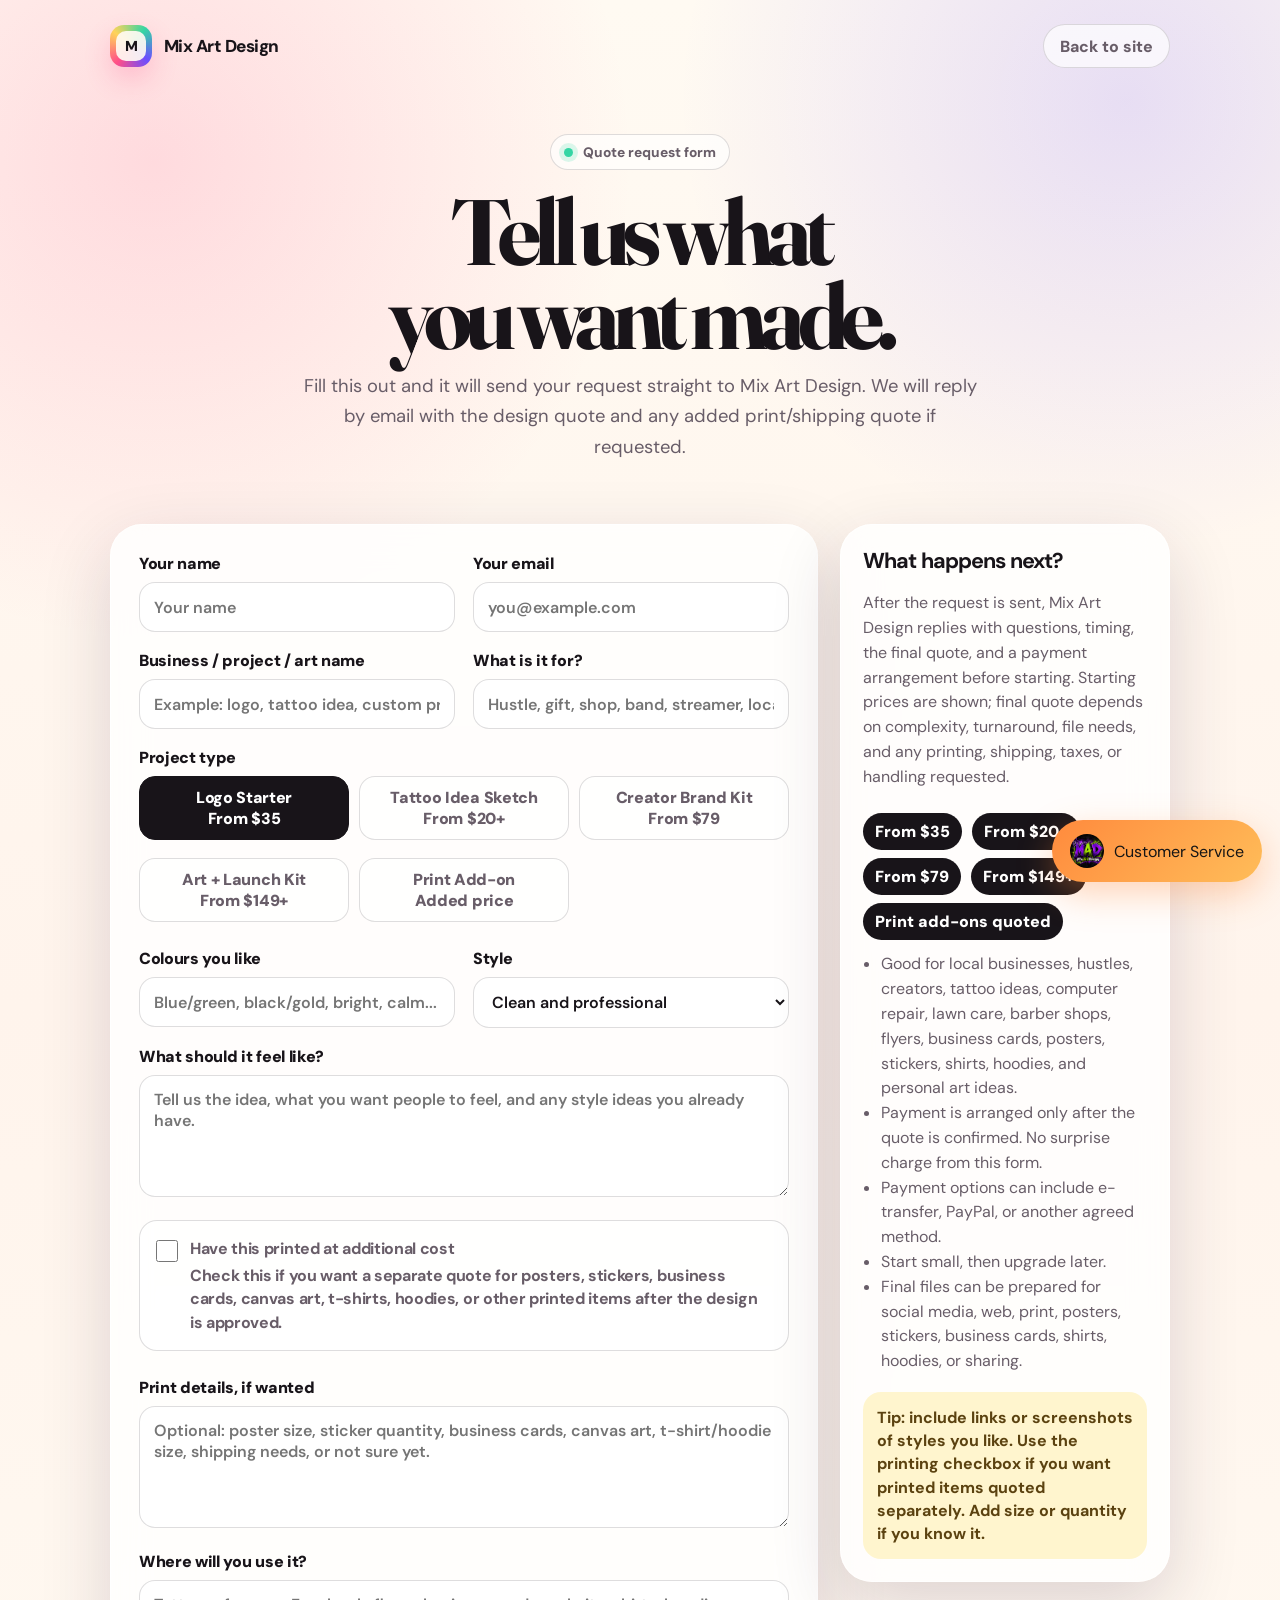
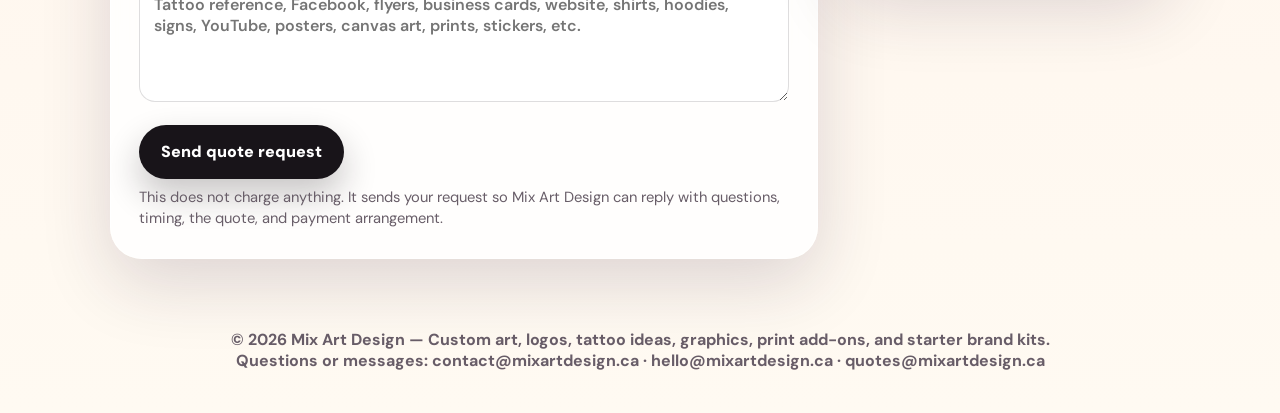
<file: order.html>
<!DOCTYPE html>
<html lang="en">
<head>
  <meta charset="UTF-8" />
  <meta name="viewport" content="width=device-width, initial-scale=1.0" />
  <meta name="description" content="Request custom art, a tattoo idea, a logo, a starter brand kit, or print add-ons from Mix Art Design." />
  <title>Request a Quote — Mix Art Design</title>
  <link rel="preconnect" href="https://fonts.googleapis.com">
  <link rel="preconnect" href="https://fonts.gstatic.com" crossorigin>
  <link href="https://fonts.googleapis.com/css2?family=DM+Sans:wght@400;500;700;800&family=Fraunces:opsz,wght@9..144,700;9..144,900&display=swap" rel="stylesheet">
  <style>
    :root {
      --ink: #181419;
      --muted: #685d68;
      --paper: #fffaf2;
      --card: #ffffff;
      --line: rgba(24, 20, 25, 0.14);
      --rose: #ff4f88;
      --violet: #6c4dff;
      --mint: #35d5a4;
      --yellow: #ffd35a;
      --shadow: 0 24px 70px rgba(43, 23, 57, 0.16);
      --max: 1060px;
    }

    * { box-sizing: border-box; }
    body {
      margin: 0;
      font-family: "DM Sans", system-ui, -apple-system, BlinkMacSystemFont, "Segoe UI", sans-serif;
      color: var(--ink);
      background:
        radial-gradient(circle at 12% 8%, rgba(255, 79, 136, 0.18), transparent 30rem),
        radial-gradient(circle at 88% 5%, rgba(108, 77, 255, 0.16), transparent 28rem),
        linear-gradient(180deg, #fffaf2 0%, #fff4ec 50%, #fffaf2 100%);
      min-height: 100vh;
    }

    a { color: inherit; text-decoration: none; }
    .shell { width: min(var(--max), calc(100% - 32px)); margin: 0 auto; }

    .nav {
      display: flex;
      justify-content: space-between;
      align-items: center;
      gap: 16px;
      padding: 24px 0;
    }

    .brand {
      display: inline-flex;
      align-items: center;
      gap: 12px;
      font-weight: 800;
      letter-spacing: -0.03em;
      font-size: 1.08rem;
    }

    .brand-mark {
      width: 42px;
      height: 42px;
      border-radius: 14px;
      display: grid;
      place-items: center;
      background: conic-gradient(from 220deg, var(--rose), var(--yellow), var(--mint), var(--violet), var(--rose));
      box-shadow: 0 12px 26px rgba(255, 79, 136, 0.24);
    }

    .brand-mark::after {
      content: "M";
      width: 30px;
      height: 30px;
      border-radius: 10px;
      display: grid;
      place-items: center;
      background: rgba(255, 250, 242, 0.92);
      color: var(--ink);
      font-weight: 900;
      font-size: 0.9rem;
    }

    .back-link {
      min-height: 44px;
      display: inline-flex;
      align-items: center;
      padding: 0 16px;
      border-radius: 999px;
      border: 1px solid var(--line);
      background: rgba(255,255,255,0.7);
      font-weight: 800;
      color: var(--muted);
    }

    .hero { padding: 42px 0 30px; text-align: center; }
    .eyebrow {
      display: inline-flex;
      gap: 10px;
      align-items: center;
      padding: 8px 13px;
      border: 1px solid var(--line);
      border-radius: 999px;
      background: rgba(255,255,255,0.64);
      color: var(--muted);
      font-weight: 800;
      font-size: 0.86rem;
    }
    .dot { width: 9px; height: 9px; border-radius: 999px; background: var(--mint); box-shadow: 0 0 0 5px rgba(53, 213, 164, 0.18); }
    h1 {
      margin: 20px auto 14px;
      font-family: "Fraunces", Georgia, serif;
      font-size: clamp(2.7rem, 8vw, 5.8rem);
      line-height: 0.9;
      letter-spacing: -0.075em;
      max-width: 820px;
      text-wrap: balance;
    }
    .hero p { margin: 0 auto; max-width: 680px; color: var(--muted); font-size: 1.15rem; line-height: 1.65; }

    .layout {
      display: grid;
      grid-template-columns: minmax(0, 1fr) 330px;
      gap: 22px;
      align-items: start;
      padding: 32px 0 70px;
    }

    form, .side-card {
      background: rgba(255,255,255,0.82);
      border: 1px solid rgba(255,255,255,0.75);
      border-radius: 32px;
      box-shadow: var(--shadow);
      backdrop-filter: blur(18px);
    }

    form { padding: 28px; }
    .form-grid { display: grid; grid-template-columns: repeat(2, minmax(0, 1fr)); gap: 18px; }
    .full { grid-column: 1 / -1; }

    label { display: block; font-weight: 900; letter-spacing: -0.02em; margin: 0 0 8px; }
    .hint { color: var(--muted); font-size: 0.92rem; line-height: 1.45; margin: 8px 0 0; }

    input, select, textarea {
      width: 100%;
      min-height: 50px;
      border: 1px solid var(--line);
      border-radius: 16px;
      padding: 13px 14px;
      background: rgba(255,255,255,0.92);
      color: var(--ink);
      font: inherit;
      font-weight: 600;
      outline: none;
    }

    textarea { min-height: 122px; resize: vertical; }
    input:focus, select:focus, textarea:focus { border-color: var(--violet); box-shadow: 0 0 0 4px rgba(108, 77, 255, 0.14); }

    .choices { display: grid; grid-template-columns: repeat(3, minmax(0, 1fr)); gap: 10px; }
    .choice { position: relative; }
    .choice input { position: absolute; opacity: 0; inset: 0; cursor: pointer; }
    .choice span {
      display: flex;
      min-height: 54px;
      align-items: center;
      justify-content: center;
      text-align: center;
      padding: 10px;
      border: 1px solid var(--line);
      border-radius: 16px;
      background: rgba(255,255,255,0.72);
      font-weight: 900;
      color: var(--muted);
    }
    .choice input:checked + span { color: white; background: var(--ink); border-color: var(--ink); }

    .print-check {
      display: grid;
      grid-template-columns: auto 1fr;
      gap: 12px;
      align-items: start;
      padding: 16px;
      border: 1px solid var(--line);
      border-radius: 18px;
      background: rgba(255,255,255,0.72);
      cursor: pointer;
    }

    .print-check input {
      width: 22px;
      min-height: 22px;
      height: 22px;
      margin: 3px 0 0;
      accent-color: var(--ink);
    }

    .print-check strong { display: block; margin-bottom: 4px; }
    .print-check span { display: block; color: var(--muted); line-height: 1.45; font-weight: 700; }

    .btn {
      appearance: none;
      border: 0;
      min-height: 54px;
      padding: 0 22px;
      border-radius: 999px;
      background: var(--ink);
      color: white;
      font: inherit;
      font-weight: 900;
      cursor: pointer;
      box-shadow: 0 16px 34px rgba(24, 20, 25, 0.24);
    }
    .btn:hover { transform: translateY(-1px); }

    .side-card { padding: 22px; position: sticky; top: 18px; }
    .side-card h2 { margin: 0 0 10px; letter-spacing: -0.04em; font-size: 1.35rem; }
    .side-card p, .side-card li { color: var(--muted); line-height: 1.55; }
    .side-card ul { padding-left: 18px; margin: 12px 0 0; }
    .price-pill { display: inline-flex; padding: 8px 12px; border-radius: 999px; background: #181419; color: white; font-weight: 900; margin: 8px 6px 0 0; }

    .note {
      margin-top: 18px;
      padding: 14px;
      border-radius: 18px;
      background: #fff5ce;
      color: #5b4210;
      line-height: 1.45;
      font-weight: 700;
    }

    footer { padding: 0 0 42px; color: var(--muted); font-weight: 700; text-align: center; }

    @media (max-width: 860px) {
      .layout { grid-template-columns: 1fr; }
      .side-card { position: static; }
    }
    @media (max-width: 620px) {
      .shell { width: min(100% - 22px, var(--max)); }
      .nav { align-items: flex-start; }
      .form-grid, .choices { grid-template-columns: 1fr; }
      form { padding: 20px; border-radius: 24px; }
      h1 { font-size: 3rem; }
      .back-link { font-size: 0.9rem; }
    }
  </style>
  <link rel="stylesheet" href="assets/bean-manager-chat.css?v=customer-service-logo-1">
</head>
<body>
  <header class="shell nav">
    <a class="brand" href="index.html" aria-label="Mix Art Design home">
      <span class="brand-mark" aria-hidden="true"></span>
      <span>Mix Art Design</span>
    </a>
    <a class="back-link" href="index.html">Back to site</a>
  </header>

  <main>
    <section class="shell hero">
      <span class="eyebrow"><span class="dot" aria-hidden="true"></span> Quote request form</span>
      <h1>Tell us what you want made.</h1>
      <p>Fill this out and it will send your request straight to Mix Art Design. We will reply by email with the design quote and any added print/shipping quote if requested.</p>
    </section>

    <section class="shell layout">
      <form id="orderForm" action="https://formsubmit.co/quotes@mixartdesign.ca" method="POST">
        <input type="hidden" name="_subject" value="New Mix Art Design quote request">
        <input type="hidden" name="_template" value="table">
        <input type="hidden" name="_captcha" value="false">
        <input type="hidden" name="_next" value="https://mixartdesign.ca/thank-you.html">
        <div class="form-grid">
          <div>
            <label for="name">Your name</label>
            <input id="name" name="name" autocomplete="name" required placeholder="Your name">
          </div>
          <div>
            <label for="email">Your email</label>
            <input id="email" name="email" type="email" autocomplete="email" required placeholder="you@example.com">
          </div>
          <div>
            <label for="business">Business / project / art name</label>
            <input id="business" name="business" required placeholder="Example: logo, tattoo idea, custom print, Twitch banner, shop idea">
          </div>
          <div>
            <label for="type">What is it for?</label>
            <input id="type" name="type" placeholder="Hustle, gift, shop, band, streamer, local business...">
          </div>

          <div class="full">
            <label>Project type</label>
            <div class="choices" role="radiogroup" aria-label="Project type choice">
              <label class="choice"><input type="radio" name="package" value="Logo Starter - from $35" checked><span>Logo Starter<br>From $35</span></label>
              <label class="choice"><input type="radio" name="package" value="Tattoo Idea Sketch - from $20+"><span>Tattoo Idea Sketch<br>From $20+</span></label>
              <label class="choice"><input type="radio" name="package" value="Creator Brand Kit - from $79"><span>Creator Brand Kit<br>From $79</span></label>
              <label class="choice"><input type="radio" name="package" value="Art + Launch Kit - from $149+"><span>Art + Launch Kit<br>From $149+</span></label>
              <label class="choice"><input type="radio" name="package" value="Print Add-on - added price after quote"><span>Print Add-on<br>Added price</span></label>
            </div>
          </div>

          <div>
            <label for="colors">Colours you like</label>
            <input id="colors" name="colors" placeholder="Blue/green, black/gold, bright, calm...">
          </div>
          <div>
            <label for="style">Style</label>
            <select id="style" name="style">
              <option>Clean and professional</option>
              <option>Fun and colorful</option>
              <option>Bold and tough</option>
              <option>Luxury / premium</option>
              <option>Cartoon / mascot</option>
              <option>Tattoo flash / line art</option>
              <option>Not sure yet</option>
            </select>
          </div>

          <div class="full">
            <label for="details">What should it feel like?</label>
            <textarea id="details" name="details" placeholder="Tell us the idea, what you want people to feel, and any style ideas you already have."></textarea>
          </div>

          <div class="full">
            <label class="print-check" for="printingRequested">
              <input id="printingRequested" name="printing_requested" type="checkbox" value="Yes - quote printing at additional cost">
              <span><strong>Have this printed at additional cost</strong>Check this if you want a separate quote for posters, stickers, business cards, canvas art, t-shirts, hoodies, or other printed items after the design is approved.</span>
            </label>
          </div>

          <div class="full">
            <label for="printDetails">Print details, if wanted</label>
            <textarea id="printDetails" name="print_details" placeholder="Optional: poster size, sticker quantity, business cards, canvas art, t-shirt/hoodie size, shipping needs, or not sure yet."></textarea>
          </div>

          <div class="full">
            <label for="usage">Where will you use it?</label>
            <textarea id="usage" name="usage" placeholder="Tattoo reference, Facebook, flyers, business cards, website, shirts, hoodies, signs, YouTube, posters, canvas art, prints, stickers, etc."></textarea>
          </div>

          <div class="full">
            <button class="btn" type="submit">Send quote request</button>
            <p class="hint">This does not charge anything. It sends your request so Mix Art Design can reply with questions, timing, the quote, and payment arrangement.</p>
          </div>
        </div>
      </form>

      <aside class="side-card" aria-label="What happens next">
        <h2>What happens next?</h2>
        <p>After the request is sent, Mix Art Design replies with questions, timing, the final quote, and a payment arrangement before starting. Starting prices are shown; final quote depends on complexity, turnaround, file needs, and any printing, shipping, taxes, or handling requested.</p>
        <span class="price-pill">From $35</span>
        <span class="price-pill">From $20+</span>
        <span class="price-pill">From $79</span>
        <span class="price-pill">From $149+</span>
        <span class="price-pill">Print add-ons quoted</span>
        <ul>
          <li>Good for local businesses, hustles, creators, tattoo ideas, computer repair, lawn care, barber shops, flyers, business cards, posters, stickers, shirts, hoodies, and personal art ideas.</li>
          <li>Payment is arranged only after the quote is confirmed. No surprise charge from this form.</li>
          <li>Payment options can include e-transfer, PayPal, or another agreed method.</li>
          <li>Start small, then upgrade later.</li>
          <li>Final files can be prepared for social media, web, print, posters, stickers, business cards, shirts, hoodies, or sharing.</li>
        </ul>
        <div class="note">Tip: include links or screenshots of styles you like. Use the printing checkbox if you want printed items quoted separately. Add size or quantity if you know it.</div>
      </aside>
    </section>
  </main>

  <footer>
    © 2026 Mix Art Design — Custom art, logos, tattoo ideas, graphics, print add-ons, and starter brand kits.<br>
    Questions or messages: contact@mixartdesign.ca · hello@mixartdesign.ca · quotes@mixartdesign.ca
  </footer>

  <script src="assets/bean-manager-chat.js?v=customer-service-logo-1" defer></script>
</body>
</html>
</file>
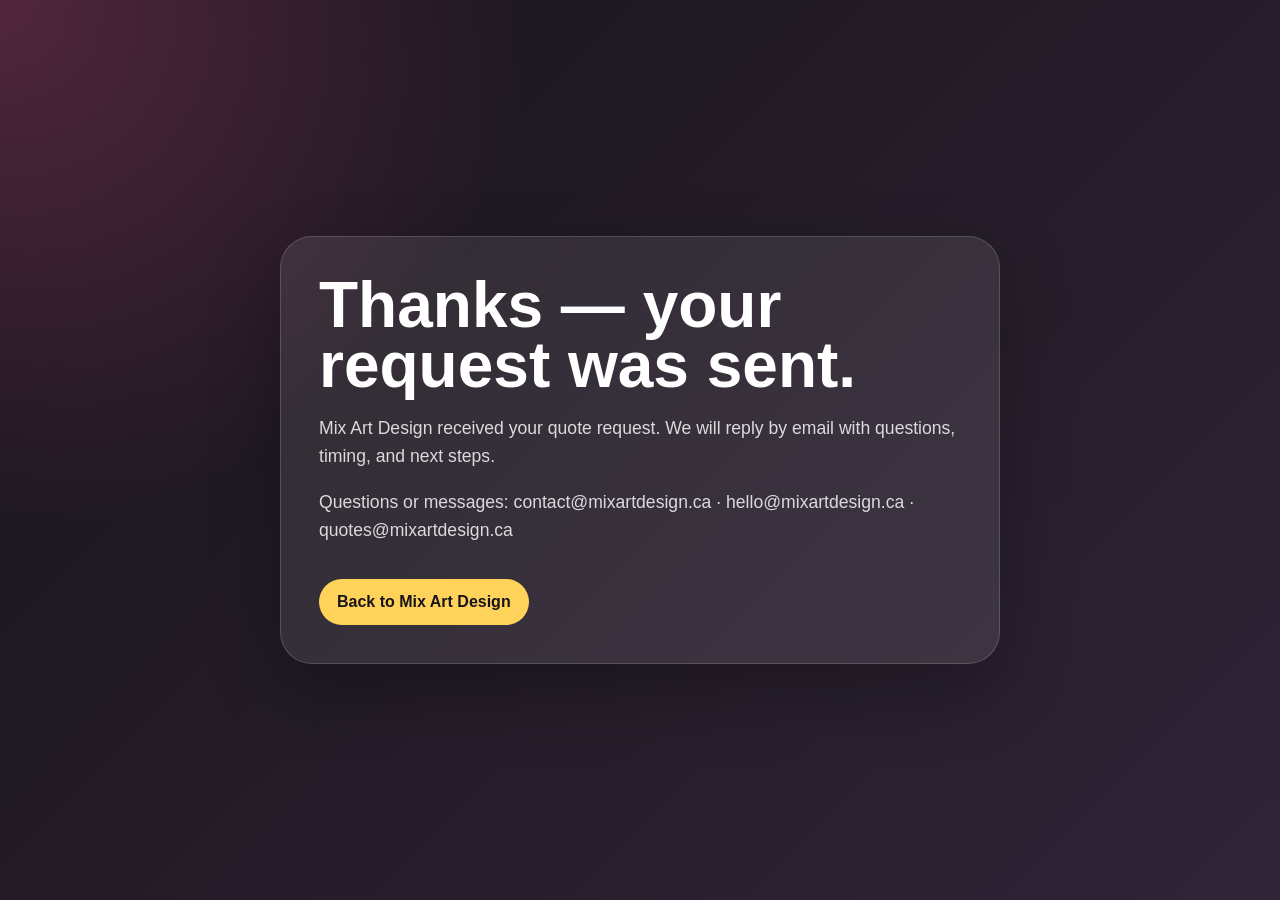
<file: thank-you.html>
<!doctype html>
<html lang="en">
<head>
  <meta charset="utf-8">
  <meta name="viewport" content="width=device-width, initial-scale=1">
  <title>Thank You — Mix Art Design</title>
  <style>
    :root { --ink:#181419; --gold:#ffd35a; --pink:#ff5ca8; --cream:#fffaf2; }
    * { box-sizing: border-box; }
    body { margin:0; min-height:100vh; display:grid; place-items:center; font-family: Arial, Helvetica, sans-serif; background: radial-gradient(circle at top left, rgba(255,92,168,.25), transparent 34%), linear-gradient(135deg, #181419, #302437); color:white; padding:24px; }
    main { max-width:720px; background:rgba(255,255,255,.09); border:1px solid rgba(255,255,255,.16); border-radius:32px; padding:38px; box-shadow:0 28px 70px rgba(0,0,0,.28); }
    h1 { margin:0 0 12px; font-size:clamp(2rem, 7vw, 4rem); line-height:.95; }
    p { font-size:1.1rem; line-height:1.6; color:rgba(255,255,255,.82); }
    a { display:inline-block; margin-top:18px; background:var(--gold); color:var(--ink); text-decoration:none; font-weight:800; padding:14px 18px; border-radius:999px; }
  </style>
</head>
<body>
  <main>
    <h1>Thanks — your request was sent.</h1>
    <p>Mix Art Design received your quote request. We will reply by email with questions, timing, and next steps.</p>
    <p>Questions or messages: contact@mixartdesign.ca · hello@mixartdesign.ca · quotes@mixartdesign.ca</p>
    <a href="https://mixartdesign.ca/">Back to Mix Art Design</a>
  </main>
</body>
</html>
</file>
<file: assets/bean-manager-chat.css>
:root {
  --bean-chat-bg: #111827;
  --bean-chat-panel: #ffffff;
  --bean-chat-ink: #172033;
  --bean-chat-muted: #667085;
  --bean-chat-accent: #ff8a3d;
  --bean-chat-accent-2: #3b82f6;
  --bean-chat-line: rgba(17, 24, 39, 0.12);
  --bean-chat-shadow: 0 24px 70px rgba(15, 23, 42, 0.28);
}

.bean-chat-launcher {
  position: fixed;
  right: 18px;
  bottom: 18px;
  z-index: 9998;
  border: 0;
  border-radius: 999px;
  padding: 14px 18px;
  background: linear-gradient(135deg, var(--bean-chat-accent), #ffbd59);
  color: #151515;
  font-weight: 900;
  box-shadow: 0 12px 35px rgba(255, 138, 61, 0.35);
  cursor: pointer;
  display: flex;
  gap: 10px;
  align-items: center;
  font: inherit;
}

.bean-chat-launcher-icon {
  display: inline-grid;
  place-items: center;
  width: 34px;
  height: 34px;
  border-radius: 50%;
  background: rgba(255,255,255,0.72);
  overflow: hidden;
}

.bean-chat-launcher-icon img {
  width: 100%;
  height: 100%;
  object-fit: cover;
}

.bean-chat-panel {
  position: fixed;
  right: 18px;
  bottom: 82px;
  z-index: 9999;
  width: min(390px, calc(100vw - 28px));
  max-height: min(680px, calc(100vh - 105px));
  background: var(--bean-chat-panel);
  color: var(--bean-chat-ink);
  border: 1px solid var(--bean-chat-line);
  border-radius: 24px;
  box-shadow: var(--bean-chat-shadow);
  overflow: hidden;
  display: none;
}

.bean-chat-panel.is-open { display: flex; flex-direction: column; }

.bean-chat-head {
  background: linear-gradient(135deg, #151f32, #253756);
  color: #fff;
  padding: 16px;
  display: flex;
  align-items: center;
  justify-content: space-between;
  gap: 12px;
}

.bean-chat-title { display: flex; gap: 12px; align-items: center; }
.bean-chat-avatar {
  width: 42px;
  height: 42px;
  border-radius: 16px;
  background: #fff3e8;
  display: grid;
  place-items: center;
  overflow: hidden;
}
.bean-chat-avatar img {
  width: 100%;
  height: 100%;
  object-fit: cover;
}
.bean-chat-title strong { display: block; }
.bean-chat-title small { display: block; color: rgba(255,255,255,0.72); margin-top: 2px; }
.bean-chat-close {
  border: 0;
  background: rgba(255,255,255,0.14);
  color: #fff;
  width: 34px;
  height: 34px;
  border-radius: 50%;
  cursor: pointer;
  font-size: 20px;
}

.bean-chat-log {
  padding: 16px;
  overflow: auto;
  display: flex;
  flex-direction: column;
  gap: 10px;
}

.bean-msg {
  max-width: 88%;
  border-radius: 18px;
  padding: 10px 12px;
  line-height: 1.38;
  font-size: 0.95rem;
}
.bean-msg.bot { background: #f3f6fb; align-self: flex-start; }
.bean-msg.user { background: #fff1df; align-self: flex-end; }
.bean-msg strong { font-weight: 900; }

.bean-chat-quick {
  display: flex;
  flex-wrap: wrap;
  gap: 8px;
  padding: 0 16px 12px;
}
.bean-chip {
  border: 1px solid var(--bean-chat-line);
  background: #fff;
  color: var(--bean-chat-ink);
  border-radius: 999px;
  padding: 8px 10px;
  cursor: pointer;
  font-weight: 800;
  font-size: 0.86rem;
}
.bean-chip:hover { border-color: var(--bean-chat-accent); }

.bean-chat-form {
  border-top: 1px solid var(--bean-chat-line);
  padding: 12px;
  display: flex;
  gap: 8px;
  background: #fff;
}
.bean-chat-input {
  flex: 1;
  min-width: 0;
  border: 1px solid var(--bean-chat-line);
  border-radius: 999px;
  padding: 11px 13px;
  font: inherit;
}
.bean-chat-send {
  border: 0;
  border-radius: 999px;
  background: var(--bean-chat-accent-2);
  color: #fff;
  padding: 0 15px;
  font-weight: 900;
  cursor: pointer;
}

.bean-chat-actions {
  padding: 0 16px 14px;
  display: none;
  gap: 8px;
  flex-wrap: wrap;
}
.bean-chat-actions.is-visible { display: flex; }
.bean-action {
  border: 0;
  border-radius: 12px;
  padding: 10px 12px;
  font-weight: 900;
  cursor: pointer;
}
.bean-action.primary { background: var(--bean-chat-accent); color: #191919; }
.bean-action.secondary { background: #edf2f7; color: var(--bean-chat-ink); }

@media (max-width: 620px) {
  .bean-chat-launcher { right: 12px; bottom: 12px; }
  .bean-chat-panel { right: 10px; bottom: 72px; max-height: calc(100vh - 88px); border-radius: 20px; }
}
</file>
